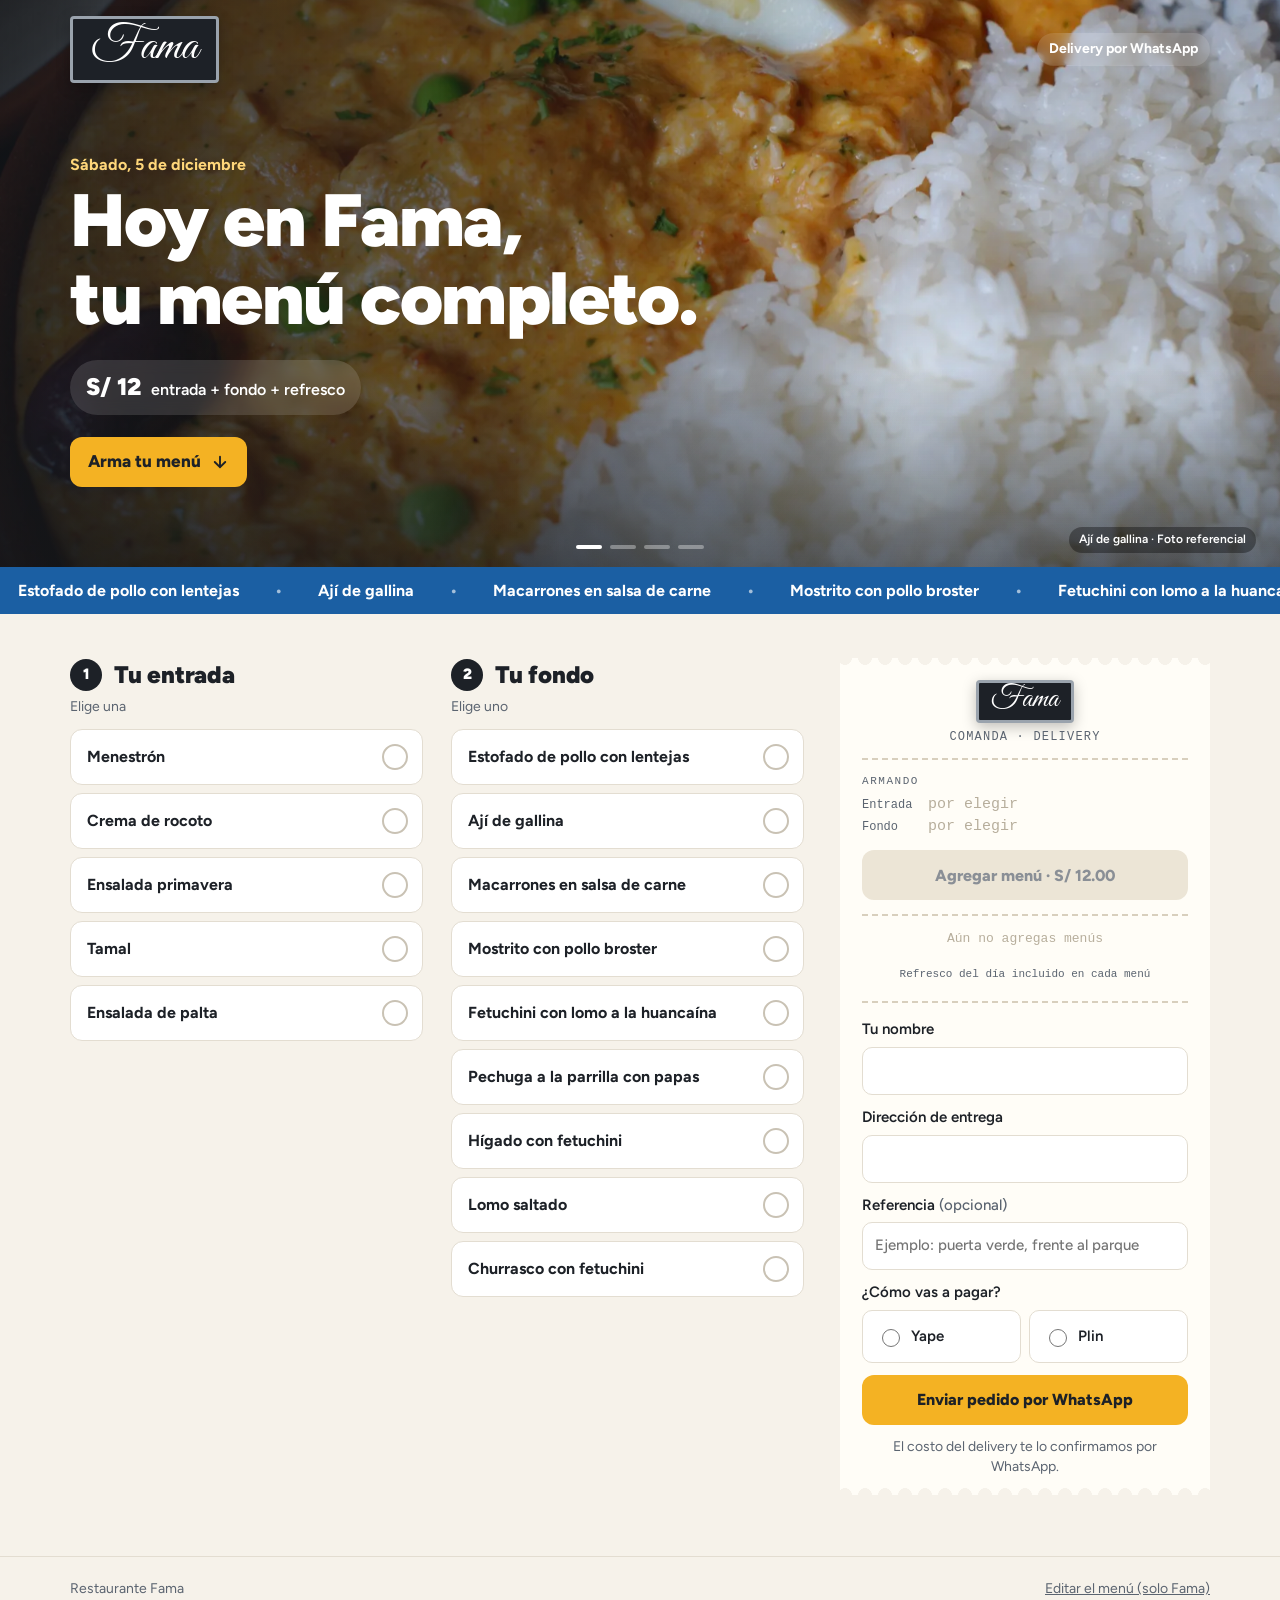
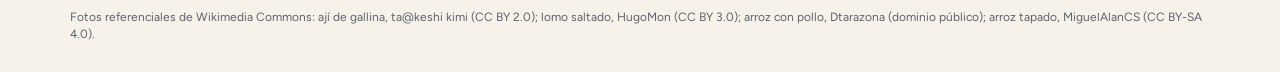
<file: index.html>
<!doctype html>
<html lang="es-PE">
<head>
  <meta charset="utf-8" />
  <meta name="viewport" content="width=device-width, initial-scale=1" />
  <title>Fama · Menú de hoy con delivery</title>
  <meta name="robots" content="noindex, nofollow" />
  <meta name="description" content="Pide el menú de hoy de Restaurante Fama: entrada, fondo y refresco por S/ 12. Arma tu pedido y envíalo por WhatsApp." />
  <link rel="preconnect" href="https://fonts.googleapis.com" />
  <link rel="preconnect" href="https://fonts.gstatic.com" crossorigin />
  <link href="https://fonts.googleapis.com/css2?family=Great+Vibes&family=Figtree:wght@400;500;600;700;800;900&display=swap" rel="stylesheet" />
  <link rel="preload" as="image" href="assets/banner/aji-de-gallina-2000.webp" imagesrcset="assets/banner/aji-de-gallina-1000.webp 1000w, assets/banner/aji-de-gallina-2000.webp 2000w" imagesizes="100vw" />
  <link rel="stylesheet" href="styles.css" />
</head>
<body class="page-web">
  <header class="hero" aria-labelledby="intro-title">
    <div class="hero-slides" id="hero-slides" aria-hidden="true">
      <figure class="slide is-on" data-name="Ají de gallina">
        <img src="assets/banner/aji-de-gallina-2000.webp" srcset="assets/banner/aji-de-gallina-1000.webp 1000w, assets/banner/aji-de-gallina-2000.webp 2000w" sizes="100vw" alt="" />
      </figure>
      <figure class="slide" data-name="Lomo saltado" data-src="assets/banner/lomo-saltado-2000.webp" data-srcset="assets/banner/lomo-saltado-1000.webp 1000w, assets/banner/lomo-saltado-2000.webp 2000w"></figure>
      <figure class="slide" data-name="Arroz con pollo" data-src="assets/banner/arroz-con-pollo-2000.webp" data-srcset="assets/banner/arroz-con-pollo-1000.webp 1000w, assets/banner/arroz-con-pollo-2000.webp 2000w"></figure>
      <figure class="slide" data-name="Arroz tapado" data-src="assets/banner/arroz-tapado-2000.webp" data-srcset="assets/banner/arroz-tapado-1000.webp 1000w, assets/banner/arroz-tapado-2000.webp 2000w"></figure>
    </div>

    <div class="wrap hero-top">
      <a class="brand" href="./" aria-label="Fama, inicio"><span class="brand-sign">Fama</span></a>
      <p class="hero-pill">Delivery por WhatsApp</p>
    </div>

    <div class="wrap">
      <div class="hero-copy">
        <p class="hero-date" id="today"></p>
        <h1 id="intro-title"><span><i>Hoy en Fama,</i></span><span><i>tu menú completo.</i></span></h1>
        <p class="hero-deal"><strong id="deal-price">S/ 12</strong> entrada + fondo + refresco</p>
        <a class="btn btn-accent hero-cta" href="#armar">Arma tu menú<svg width="18" height="18" viewBox="0 0 24 24" fill="none" stroke="currentColor" stroke-width="2.5" stroke-linecap="round" aria-hidden="true"><path d="M12 5v14M5 12l7 7 7-7" /></svg></a>
      </div>
    </div>

    <div class="hero-dots" id="hero-dots" aria-hidden="true"><i class="is-on"></i><i></i><i></i><i></i></div>
    <p class="hero-caption"><span id="hero-name">Ají de gallina</span> · Foto referencial</p>
  </header>

  <div class="ticker" aria-hidden="true"><div class="ticker-track" id="ticker"></div></div>

  <main class="wrap layout" id="armar">
    <div class="menu-col">
      <p class="menu-empty" id="menu-empty" hidden>Todavía no publicamos el menú de hoy. Vuelve en un rato.</p>
      <div class="lists">
        <section class="step" aria-labelledby="step-entrada">
          <h2 id="step-entrada"><span class="step-num">1</span> Tu entrada</h2>
          <p class="step-sub">Elige una</p>
          <div class="options" id="entradas" role="radiogroup" aria-labelledby="step-entrada"></div>
        </section>

        <section class="step" aria-labelledby="step-fondo">
          <h2 id="step-fondo"><span class="step-num">2</span> Tu fondo</h2>
          <p class="step-sub">Elige uno</p>
          <div class="options" id="fondos" role="radiogroup" aria-labelledby="step-fondo"></div>
        </section>
      </div>
    </div>

    <aside class="order ticket" aria-label="Tu pedido">
      <div class="ticket-head">
        <span class="brand-sign brand-sign-sm">Fama</span>
        <p>Comanda · Delivery</p>
      </div>

      <div class="builder">
        <p class="ticket-label">Armando</p>
        <p class="pick-line"><b>Entrada</b><span id="pick-entrada" class="is-empty">por elegir</span></p>
        <p class="pick-line"><b>Fondo</b><span id="pick-fondo" class="is-empty">por elegir</span></p>
        <div class="builder-actions">
          <button class="btn btn-accent" id="add-menu" type="button" disabled>Agregar menú · <span id="add-price">S/ 12.00</span></button>
          <button class="btn btn-ghost cart-open" id="cart-open" type="button" hidden>Ver pedido (<span id="bar-count">0</span>) · <span id="bar-total">S/ 0.00</span></button>
        </div>
      </div>

      <div class="cart" id="cart">
        <div class="cart-head">
          <h2>Tu pedido</h2>
          <button class="cart-close" id="cart-close" type="button" aria-label="Cerrar pedido">&times;</button>
        </div>
        <p class="cart-empty" id="cart-empty">Aún no agregas menús</p>
        <ul class="cart-lines" id="cart-lines"></ul>
        <p class="cart-total" id="cart-total-row" hidden>Total <strong id="cart-total">S/ 0.00</strong></p>
        <p class="ticket-foot">Refresco del día incluido en cada menú</p>

        <form class="checkout" id="checkout" novalidate>
          <label class="field">
            <span>Tu nombre</span>
            <input id="nombre" name="nombre" autocomplete="name" required />
          </label>
          <label class="field">
            <span>Dirección de entrega</span>
            <input id="direccion" name="direccion" autocomplete="street-address" required />
          </label>
          <label class="field">
            <span>Referencia <em>(opcional)</em></span>
            <input id="referencia" name="referencia" placeholder="Ejemplo: puerta verde, frente al parque" />
          </label>
          <fieldset class="field pay" id="pay">
            <legend>¿Cómo vas a pagar?</legend>
            <label class="pay-option"><input type="radio" name="pago" value="Yape" /> <span>Yape</span></label>
            <label class="pay-option"><input type="radio" name="pago" value="Plin" /> <span>Plin</span></label>
          </fieldset>
          <p class="form-error" id="form-error" role="alert" hidden></p>
          <button class="btn btn-accent btn-send" id="send" type="submit">Enviar pedido por WhatsApp</button>
          <p class="checkout-note">El costo del delivery te lo confirmamos por WhatsApp.</p>
        </form>
      </div>
    </aside>
  </main>

  <div class="overlay" id="overlay" hidden></div>
  <p class="toast" id="toast" role="status" aria-live="polite"></p>

  <footer class="site-footer">
    <div class="wrap footer-inner">
      <p>Restaurante Fama</p>
      <a href="panel.html" class="footer-admin">Editar el menú (solo Fama)</a>
    </div>
    <p class="wrap credits">Fotos referenciales de Wikimedia Commons: ají de gallina, ta@keshi kimi (CC BY 2.0); lomo saltado, HugoMon (CC BY 3.0); arroz con pollo, Dtarazona (dominio público); arroz tapado, MiguelAlanCS (CC BY-SA 4.0).</p>
  </footer>

  <script src="js/menu-store.js"></script>
  <script src="js/pedido.js"></script>
  <script src="js/web.js"></script>
</body>
</html>
</file>
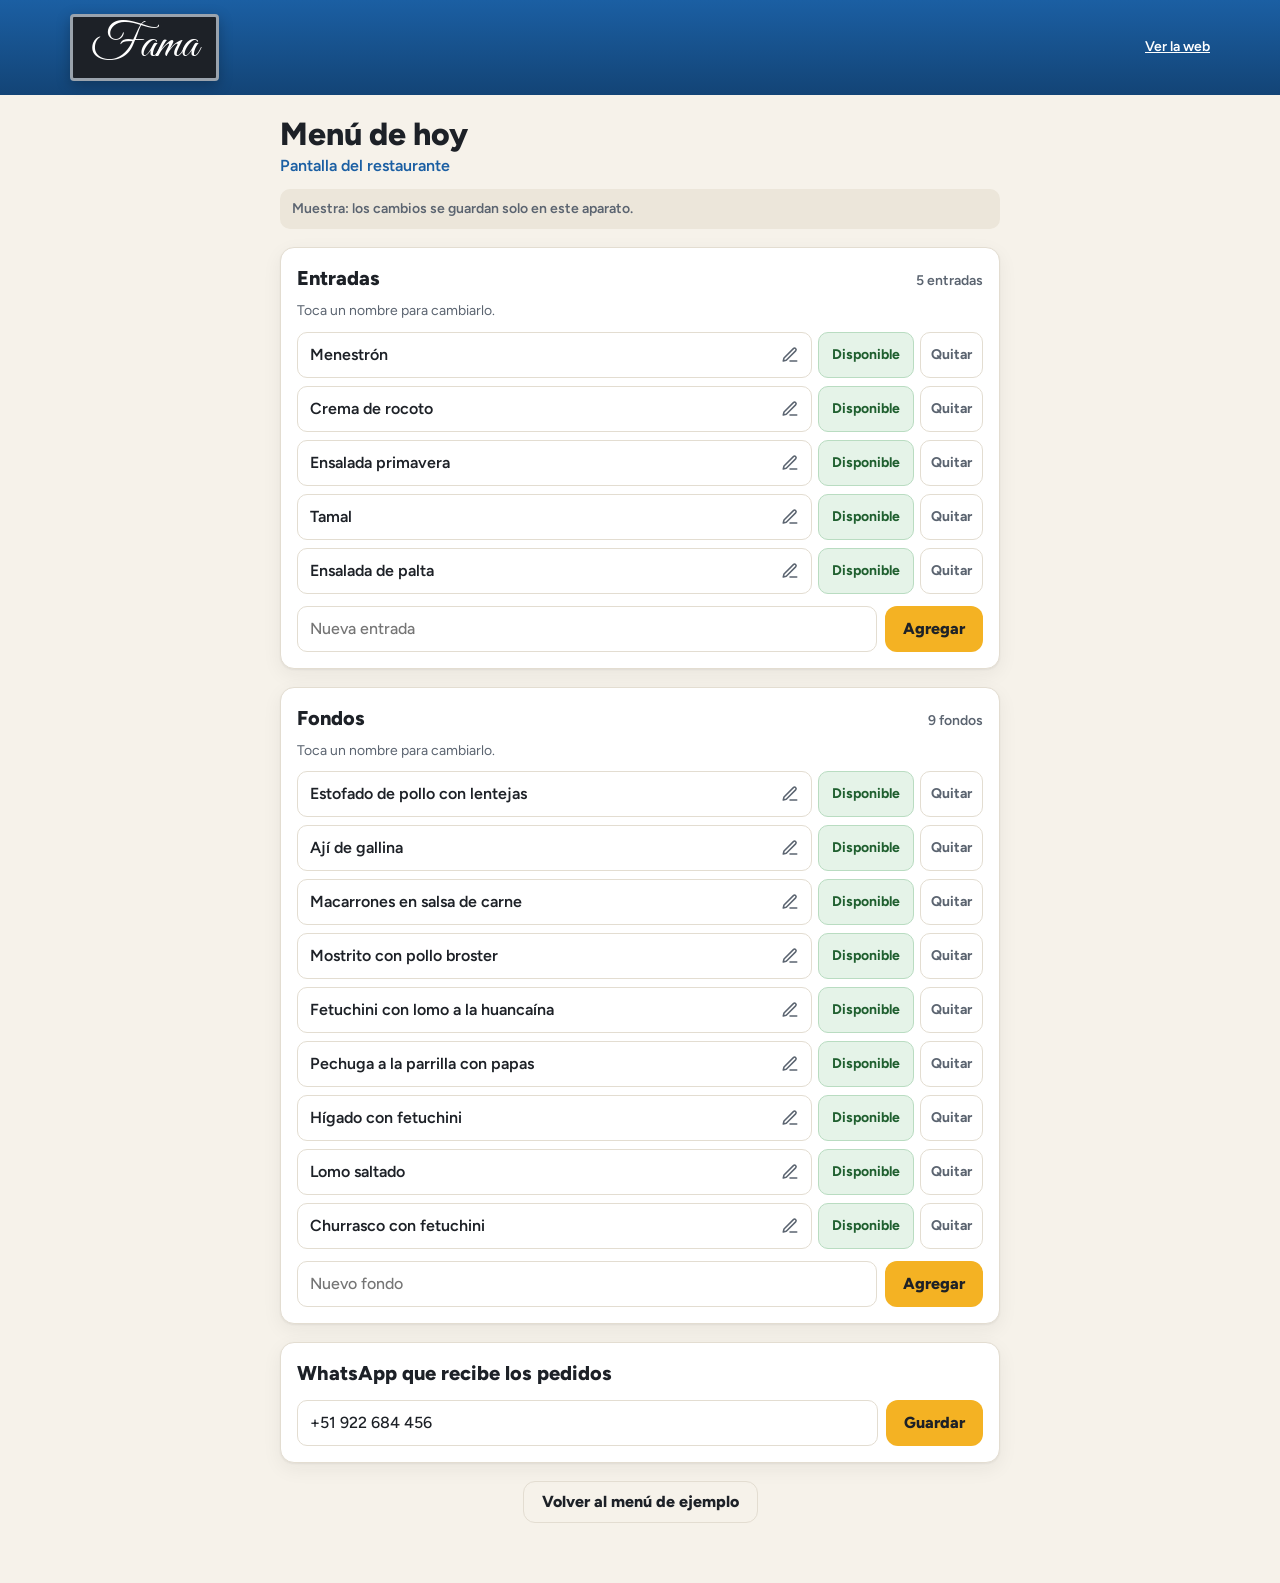
<file: panel.html>
<!doctype html>
<html lang="es-PE">
<head>
  <meta charset="utf-8" />
  <meta name="viewport" content="width=device-width, initial-scale=1" />
  <title>Fama · Pantalla del restaurante</title>
  <meta name="robots" content="noindex" />
  <link rel="preconnect" href="https://fonts.googleapis.com" />
  <link rel="preconnect" href="https://fonts.gstatic.com" crossorigin />
  <link href="https://fonts.googleapis.com/css2?family=Great+Vibes&family=Figtree:wght@400;500;600;700;800&display=swap" rel="stylesheet" />
  <link rel="stylesheet" href="styles.css" />
</head>
<body class="page-panel">
  <header class="site-header">
    <div class="wrap header-inner">
      <a class="brand" href="index.html" aria-label="Fama, ver la web">
        <span class="brand-sign">Fama</span>
      </a>
      <a class="header-link" href="index.html" target="_blank" rel="noopener">Ver la web</a>
    </div>
  </header>

  <main class="wrap panel">
    <section class="panel-intro">
      <h1>Menú de hoy</h1>
      <p class="panel-sub">Pantalla del restaurante</p>
      <p class="panel-note">Muestra: los cambios se guardan solo en este aparato.</p>
    </section>

    <section class="panel-block" data-tipo="entradas" aria-labelledby="t-entradas">
      <div class="panel-block-head">
        <h2 id="t-entradas">Entradas</h2>
        <p class="panel-count" data-count></p>
      </div>
      <p class="panel-hint">Toca un nombre para cambiarlo.</p>
      <ul class="dish-list" data-list></ul>
      <form class="add-row" data-add>
        <label class="sr-only" for="add-entradas">Nueva entrada</label>
        <input id="add-entradas" placeholder="Nueva entrada" autocomplete="off" />
        <button class="btn btn-accent" type="submit">Agregar</button>
      </form>
    </section>

    <section class="panel-block" data-tipo="fondos" aria-labelledby="t-fondos">
      <div class="panel-block-head">
        <h2 id="t-fondos">Fondos</h2>
        <p class="panel-count" data-count></p>
      </div>
      <p class="panel-hint">Toca un nombre para cambiarlo.</p>
      <ul class="dish-list" data-list></ul>
      <form class="add-row" data-add>
        <label class="sr-only" for="add-fondos">Nuevo fondo</label>
        <input id="add-fondos" placeholder="Nuevo fondo" autocomplete="off" />
        <button class="btn btn-accent" type="submit">Agregar</button>
      </form>
    </section>

    <section class="panel-block" aria-labelledby="t-whatsapp">
      <h2 id="t-whatsapp">WhatsApp que recibe los pedidos</h2>
      <form class="add-row" id="whatsapp-form" novalidate>
        <label class="sr-only" for="whatsapp">Número de WhatsApp</label>
        <input id="whatsapp" inputmode="tel" autocomplete="tel" />
        <button class="btn btn-accent" type="submit">Guardar</button>
      </form>
      <p class="panel-msg" id="whatsapp-msg" hidden></p>
    </section>

    <section class="panel-reset">
      <button class="btn btn-quiet" id="reset" type="button">Volver al menú de ejemplo</button>
    </section>
  </main>

  <p class="toast" id="toast" role="status" aria-live="polite"></p>

  <script src="js/menu-store.js"></script>
  <script src="js/panel.js"></script>
</body>
</html>
</file>
<file: styles.css>
/* Fama sample. Mobile first; desktop layout from 960px.
   Palette from the storefront: blue wall, dark sign with white script.
   One accent (amber) only on order actions.
   Customer web = "Banner y comanda" (design/fama-web-personalidad/03): photos only set the
   mood in the banner; dishes are chosen by name; the order prints on a kitchen ticket. */

:root {
  --blue: #1b5fa3;
  --blue-deep: #134476;
  --sign: #1d2127;
  --ink: #1d2127;
  --muted: #5b6470;
  --paper: #f6f2ea;
  --card: #ffffff;
  --line: #e3ddd1;
  --accent: #f4b223;
  --accent-ink: #1d2127;
  --danger: #b3261e;
  --radius: 14px;
  --shadow: 0 1px 2px rgb(29 33 39 / 0.06), 0 6px 20px rgb(29 33 39 / 0.06);
  --font: "Figtree", system-ui, -apple-system, "Segoe UI", sans-serif;
  --script: "Great Vibes", "Brush Script MT", cursive;
  /* Ticket ("comanda") */
  --mono: ui-monospace, "Cascadia Mono", Consolas, "Courier New", monospace;
  --ticket: #fffdf7;
  --ticket-rule: #d8cfbd;
  --ticket-faint: #b7ae9c;
  --ease: cubic-bezier(0.2, 0.8, 0.2, 1);
  --spring: cubic-bezier(0.3, 1.6, 0.5, 1);
}

* { box-sizing: border-box; }

html { -webkit-text-size-adjust: 100%; scroll-behavior: smooth; }

body {
  margin: 0;
  font-family: var(--font);
  font-size: 16px;
  line-height: 1.45;
  color: var(--ink);
  background: var(--paper);
}

h1, h2, p { margin: 0; }

button, input { font: inherit; color: inherit; }

[hidden] { display: none !important; }

.wrap {
  width: 100%;
  max-width: 1180px;
  margin: 0 auto;
  padding: 0 20px;
}

/* Header (Fama's screen) and brand ---------------------------------------- */

.site-header {
  background: var(--blue);
  background-image: linear-gradient(180deg, var(--blue) 0%, var(--blue-deep) 100%);
  color: #fff;
}

.header-inner {
  display: flex;
  align-items: center;
  justify-content: space-between;
  gap: 12px;
  padding-top: 14px;
  padding-bottom: 14px;
}

.brand { text-decoration: none; }

.brand-sign {
  display: inline-block;
  padding: 2px 18px 6px;
  font-family: var(--script);
  font-size: 40px;
  line-height: 1.1;
  color: #fff;
  background: var(--sign);
  border: 3px solid #9aa3ad;
  border-radius: 4px;
  box-shadow: 0 4px 14px rgb(0 0 0 / 0.25);
}

.brand-sign-sm { font-size: 30px; padding: 0 12px 4px; }

.header-link {
  color: #fff;
  font-size: 14px;
  font-weight: 600;
}

/* Banner ------------------------------------------------------------------- */

.hero {
  position: relative;
  min-height: 500px;
  overflow: hidden;
  color: #fff;
  background: var(--sign);
}

.hero-slides, .slide { position: absolute; inset: 0; margin: 0; }

.slide { opacity: 0; transition: opacity 1.4s ease; }
.slide.is-on { opacity: 1; }

.slide img {
  width: 100%;
  height: 100%;
  object-fit: cover;
  transform: scale(1.02);
}

.slide.is-on img { animation: kenburns 8s ease-out forwards; }

@keyframes kenburns {
  from { transform: scale(1.02); }
  to { transform: scale(1.1) translate(-1.2%, -0.8%); }
}

.hero::after {
  content: "";
  position: absolute;
  inset: 0;
  background: linear-gradient(0deg, rgb(19 22 26 / 0.92) 0%, rgb(19 22 26 / 0.5) 55%, rgb(19 22 26 / 0.2) 100%);
}

.hero-top {
  position: relative;
  z-index: 2;
  display: flex;
  align-items: center;
  justify-content: space-between;
  gap: 12px;
  padding-top: 16px;
}

.hero-pill {
  white-space: nowrap;
  padding: 6px 12px;
  font-size: 14px;
  font-weight: 700;
  background: rgb(255 255 255 / 0.14);
  border-radius: 999px;
  backdrop-filter: blur(6px);
}

.hero-copy {
  position: relative;
  z-index: 2;
  max-width: 720px;
  padding: 130px 0 56px;
}

.hero-date { font-weight: 700; color: #ffd77a; }

.hero-copy h1 {
  margin-top: 8px;
  font-size: clamp(40px, 6.2vw, 74px);
  font-weight: 900;
  line-height: 1;
  letter-spacing: -0.02em;
}

.hero-copy h1 span { display: block; overflow: hidden; padding-bottom: 4px; }

.hero-copy h1 i {
  display: block;
  font-style: normal;
  transform: translateY(105%);
  animation: rise-in 0.8s var(--ease) forwards;
}

.hero-copy h1 span:nth-child(2) i { animation-delay: 0.12s; }

@keyframes rise-in { to { transform: none; } }

.hero-deal {
  display: inline-flex;
  align-items: baseline;
  gap: 10px;
  margin-top: 20px;
  padding: 10px 16px;
  font-weight: 600;
  background: rgb(255 255 255 / 0.13);
  border-radius: 999px;
  backdrop-filter: blur(8px);
  opacity: 0;
  animation: fade-in 0.6s 0.45s forwards;
}

.hero-deal strong { white-space: nowrap; font-size: 24px; font-weight: 900; }

.btn.hero-cta {
  display: flex;
  width: max-content;
  margin-top: 22px;
  font-size: 17px;
  text-decoration: none;
  opacity: 0;
  animation: fade-in 0.6s 0.6s forwards;
}

.hero-cta svg { margin-left: 10px; transition: transform 0.25s var(--ease); }
.hero-cta:hover svg { transform: translateY(3px); }

@keyframes fade-in { to { opacity: 1; } }

.hero-dots {
  position: absolute;
  z-index: 2;
  left: 50%;
  bottom: 18px;
  display: flex;
  gap: 8px;
  transform: translateX(-50%);
}

.hero-dots i {
  width: 26px;
  height: 4px;
  overflow: hidden;
  background: rgb(255 255 255 / 0.35);
  border-radius: 2px;
}

.hero-dots i.is-on::after {
  content: "";
  display: block;
  height: 100%;
  background: #fff;
  animation: progress 5.5s linear forwards;
}

@keyframes progress { from { width: 0; } to { width: 100%; } }

.hero-caption {
  position: absolute;
  z-index: 2;
  right: 20px;
  top: 76px;
  padding: 4px 10px;
  font-size: 12px;
  font-weight: 600;
  background: rgb(0 0 0 / 0.35);
  border-radius: 999px;
}

/* Ticker: today's dishes running on the storefront blue -------------------- */

.ticker { overflow: hidden; white-space: nowrap; color: #fff; background: var(--blue); }

.ticker-track {
  display: inline-block;
  padding: 12px 0;
  font-weight: 700;
  animation: marquee 34s linear infinite;
}

.ticker-track span { margin: 0 18px; }
.ticker-track span::after { content: "•"; margin-left: 36px; opacity: 0.6; }

@keyframes marquee { to { transform: translateX(-50%); } }

/* Layout and lists --------------------------------------------------------- */

.layout { padding-top: 36px; padding-bottom: 210px; }

.menu-col { min-width: 0; }

.menu-empty {
  padding: 16px;
  margin-bottom: 18px;
  color: var(--muted);
  background: var(--card);
  border: 1px dashed var(--line);
  border-radius: var(--radius);
}

.lists { display: grid; gap: 30px; }

.step h2 {
  display: flex;
  align-items: center;
  gap: 12px;
  font-size: 24px;
  font-weight: 900;
  letter-spacing: -0.01em;
}

.step-num {
  display: inline-grid;
  place-items: center;
  width: 32px;
  height: 32px;
  font-size: 15px;
  color: #fff;
  background: var(--sign);
  border-radius: 50%;
}

.step-sub { margin: 4px 0 12px; font-size: 14px; color: var(--muted); }

.options { display: grid; gap: 8px; }

.option {
  position: relative;
  display: flex;
  align-items: center;
  justify-content: space-between;
  gap: 12px;
  min-height: 56px;
  padding: 12px 14px 12px 16px;
  font-weight: 700;
  background: var(--card);
  border: 1.5px solid var(--line);
  border-radius: 12px;
  cursor: pointer;
  transition: transform 0.25s var(--ease), background 0.2s ease, border-color 0.2s ease, box-shadow 0.2s ease;
}

.option input { position: absolute; opacity: 0; pointer-events: none; }

.option:hover { border-color: #c9c2b4; transform: translateX(3px); }

.option:focus-within { outline: 3px solid rgb(27 95 163 / 0.45); outline-offset: 2px; }

.option-check {
  flex: none;
  display: grid;
  place-items: center;
  width: 26px;
  height: 26px;
  color: var(--accent-ink);
  border: 2px solid #c9c2b4;
  border-radius: 50%;
  transition: background 0.2s ease, border-color 0.2s ease, transform 0.3s var(--spring);
}

.option-check svg { width: 14px; opacity: 0; transition: opacity 0.2s ease; }

.option.is-selected {
  color: #fff;
  background: var(--sign);
  border-color: var(--sign);
  box-shadow: 0 10px 22px rgb(29 33 39 / 0.18);
}

.option.is-selected .option-check { background: var(--accent); border-color: var(--accent); transform: scale(1.12); }
.option.is-selected .option-check svg { opacity: 1; }

.option.is-out { color: #9aa0a6; background: #f1ede5; cursor: not-allowed; }
.option.is-out:hover { transform: none; border-color: var(--line); }
.option.is-out .option-name { text-decoration: line-through; }

.option-tag {
  flex: none;
  font-size: 11px;
  font-weight: 800;
  letter-spacing: 0.08em;
  text-transform: uppercase;
  color: var(--danger);
}

/* Buttons ------------------------------------------------------------------ */

.btn {
  display: inline-flex;
  align-items: center;
  justify-content: center;
  gap: 0;
  white-space: pre;
  min-height: 50px;
  padding: 0 18px;
  font-weight: 800;
  border: 0;
  border-radius: 12px;
  cursor: pointer;
  transition: transform 0.1s ease, filter 0.15s ease;
}

.btn:active { transform: translateY(1px); }

.btn-accent { color: var(--accent-ink); background: var(--accent); }
.btn-accent:hover { filter: brightness(0.96); }
.btn-accent:disabled { color: #8a8f96; background: #ece5d6; cursor: not-allowed; filter: none; }
.btn-accent.is-ready { animation: nudge 0.5s var(--spring); }

@keyframes nudge { 40% { transform: scale(1.04); } }

.btn-ghost { color: var(--ink); background: var(--card); border: 1.5px solid var(--sign); }

.btn-quiet {
  min-height: 42px;
  color: var(--ink);
  background: transparent;
  border: 1.5px solid var(--line);
}

/* Ticket: builder (fixed bar on phone) + cart (drawer on phone) ------------ */

.ticket-head { display: none; }

.builder {
  position: fixed;
  z-index: 20;
  left: 0;
  right: 0;
  bottom: 0;
  padding: 12px 16px calc(12px + env(safe-area-inset-bottom));
  font-family: var(--mono);
  background: var(--ticket);
  border-radius: 16px 16px 0 0;
  box-shadow: 0 -10px 30px rgb(29 33 39 / 0.15);
}

.ticket-label {
  font-size: 11px;
  letter-spacing: 0.14em;
  text-transform: uppercase;
  color: var(--muted);
}

.builder .ticket-label { display: none; }

.pick-line {
  display: flex;
  align-items: baseline;
  gap: 8px;
  min-height: 22px;
  font-size: 14px;
}

.pick-line b { flex: none; width: 58px; font-size: 12px; font-weight: 400; color: var(--muted); }

.pick-line span {
  overflow: hidden;
  font-weight: 700;
  white-space: nowrap;
  text-overflow: ellipsis;
}

.pick-line span.is-empty { font-weight: 400; color: var(--ticket-faint); }
.pick-line span.is-new { animation: flash 0.6s ease; }

@keyframes flash { from { background: #ffe7a8; } to { background: transparent; } }

.builder-actions { display: flex; flex-wrap: wrap; gap: 8px; margin-top: 8px; }
.builder-actions .btn { flex: 1 1 auto; font-family: var(--font); }

.cart {
  position: fixed;
  z-index: 40;
  inset: 0 0 0 auto;
  width: min(440px, 100%);
  padding: 18px 18px 28px;
  overflow-y: auto;
  background: var(--ticket);
  transform: translateX(100%);
  visibility: hidden;
  transition: transform 0.25s ease, visibility 0.25s;
}

.cart.open { transform: translateX(0); visibility: visible; }

.overlay { position: fixed; z-index: 30; inset: 0; background: rgb(29 33 39 / 0.45); }

body.cart-is-open { overflow: hidden; }

.cart-head {
  display: flex;
  align-items: center;
  justify-content: space-between;
  margin-bottom: 10px;
}

.cart-head h2 { font-size: 22px; font-weight: 900; }

.cart-close {
  width: 42px;
  height: 42px;
  font-size: 28px;
  line-height: 1;
  background: var(--card);
  border: 1px solid var(--line);
  border-radius: 50%;
  cursor: pointer;
}

.cart-empty {
  padding: 10px 0;
  font-family: var(--mono);
  font-size: 13px;
  text-align: center;
  color: var(--ticket-faint);
}

.cart-lines { margin: 0; padding: 0; list-style: none; font-family: var(--mono); }

.cart-line {
  display: flex;
  align-items: center;
  justify-content: space-between;
  gap: 10px;
  padding: 8px 0;
  border-bottom: 1px dotted var(--ticket-rule);
}

.cart-line.is-printed { animation: print 0.45s var(--ease); }

@keyframes print {
  from { opacity: 0; transform: translateY(-8px); clip-path: inset(0 0 100% 0); }
  to { opacity: 1; transform: none; clip-path: inset(0); }
}

.cart-line-name { font-size: 13px; font-weight: 700; }
.cart-line-sub { font-size: 12px; color: var(--muted); }
.cart-line.is-out .cart-line-name { color: var(--danger); text-decoration: line-through; }
.cart-line.is-out .cart-line-sub { color: var(--danger); font-family: var(--font); font-weight: 600; }

.qty { flex: none; display: flex; align-items: center; gap: 6px; font-family: var(--font); }

.qty button {
  width: 34px;
  height: 34px;
  font-size: 20px;
  line-height: 1;
  background: var(--card);
  border: 1px solid var(--line);
  border-radius: 50%;
  cursor: pointer;
}

.qty button:disabled { opacity: 0.4; cursor: not-allowed; }
.qty span { min-width: 18px; text-align: center; font-weight: 700; }

.cart-total {
  display: flex;
  align-items: baseline;
  justify-content: space-between;
  margin-top: 12px;
  padding-top: 10px;
  font-family: var(--mono);
  font-weight: 700;
  border-top: 2px solid var(--ink);
}

.cart-total strong { display: inline-block; font-size: 22px; }
.cart-total strong.is-bump, .cart-open span.is-bump { display: inline-block; animation: bump 0.45s var(--spring); }

@keyframes bump { 40% { transform: scale(1.2); } }

.ticket-foot {
  margin: 8px 0 18px;
  font-family: var(--mono);
  font-size: 11px;
  text-align: center;
  color: var(--muted);
}

/* Checkout form ------------------------------------------------------------ */

.checkout {
  display: grid;
  gap: 12px;
  padding-top: 16px;
  border-top: 2px dashed var(--ticket-rule);
}

.field { display: grid; gap: 6px; font-size: 15px; font-weight: 600; }
.field em { font-style: normal; font-weight: 500; color: var(--muted); }

.field input {
  min-height: 48px;
  padding: 10px 12px;
  font-weight: 500;
  background: var(--card);
  border: 1.5px solid var(--line);
  border-radius: 10px;
}

.field input:focus { outline: none; border-color: var(--blue); box-shadow: 0 0 0 3px rgb(27 95 163 / 0.2); }
.field input.has-error, .pay.has-error .pay-option { border-color: var(--danger); }

.pay { display: flex; flex-wrap: wrap; gap: 8px; margin: 0; padding: 0; border: 0; }
.pay legend { margin-bottom: 6px; padding: 0; }

.pay-option {
  flex: 1 1 120px;
  display: flex;
  align-items: center;
  gap: 8px;
  min-height: 48px;
  padding: 0 14px;
  font-weight: 600;
  background: var(--card);
  border: 1.5px solid var(--line);
  border-radius: 10px;
  cursor: pointer;
}

.pay-option:has(input:checked) { border-color: var(--sign); box-shadow: inset 0 0 0 1px var(--sign); }
.pay-option input { width: 18px; height: 18px; accent-color: var(--sign); }

.form-error {
  padding: 10px 12px;
  font-weight: 600;
  color: var(--danger);
  background: #fbe9e7;
  border-radius: 10px;
}

.btn-send { width: 100%; }

.checkout-note { font-size: 14px; text-align: center; color: var(--muted); }

/* Toast and footer --------------------------------------------------------- */

.toast {
  position: fixed;
  z-index: 50;
  left: 50%;
  top: 12px;
  width: max-content;
  max-width: calc(100% - 36px);
  padding: 10px 16px;
  font-weight: 600;
  text-align: center;
  color: #fff;
  background: var(--sign);
  border-radius: 12px;
  box-shadow: 0 6px 20px rgb(29 33 39 / 0.25);
  opacity: 0;
  pointer-events: none;
  transform: translate(-50%, -8px);
  transition: opacity 0.2s ease, transform 0.2s ease;
}

.toast.show { opacity: 1; transform: translate(-50%, 0); }

.site-footer {
  padding: 22px 0 150px;
  font-size: 14px;
  color: var(--muted);
  border-top: 1px solid var(--line);
}

.footer-inner { display: flex; flex-wrap: wrap; justify-content: space-between; gap: 8px; }
.footer-admin { color: var(--muted); }
.credits { margin-top: 10px; font-size: 12px; }

/* Desktop ------------------------------------------------------------------ */

@media (min-width: 960px) {
  .brand-sign { font-size: 48px; }
  .brand-sign-sm { font-size: 30px; }

  .hero { min-height: 560px; }

  .hero::after {
    background:
      linear-gradient(90deg, rgb(19 22 26 / 0.84) 0%, rgb(19 22 26 / 0.5) 42%, rgb(19 22 26 / 0.05) 72%),
      linear-gradient(0deg, rgb(19 22 26 / 0.55), transparent 35%);
  }

  .hero-copy { padding: 70px 0 80px; }
  .hero-caption { top: auto; bottom: 14px; right: 24px; }

  .layout {
    display: grid;
    grid-template-columns: minmax(0, 1fr) 370px;
    gap: 36px;
    align-items: start;
    padding-top: 44px;
    padding-bottom: 60px;
  }

  .lists { grid-template-columns: 1fr 1fr; gap: 28px; }

  /* The whole aside becomes one paper ticket with torn top and bottom edges. */
  .ticket {
    position: sticky;
    top: 20px;
    padding: 22px 22px 18px;
    background: var(--ticket);
    border-radius: 6px;
    box-shadow: 0 18px 40px rgb(29 33 39 / 0.12);
    -webkit-mask:
      radial-gradient(circle 7px at 10px 0, transparent 98%, #000) top / 20px 51% repeat-x,
      radial-gradient(circle 7px at 10px 100%, transparent 98%, #000) bottom / 20px 51% repeat-x;
    mask:
      radial-gradient(circle 7px at 10px 0, transparent 98%, #000) top / 20px 51% repeat-x,
      radial-gradient(circle 7px at 10px 100%, transparent 98%, #000) bottom / 20px 51% repeat-x;
  }

  .ticket-head {
    display: block;
    padding-bottom: 12px;
    text-align: center;
    border-bottom: 2px dashed var(--ticket-rule);
  }

  .ticket-head p {
    margin-top: 6px;
    font-family: var(--mono);
    font-size: 12px;
    letter-spacing: 0.1em;
    text-transform: uppercase;
    color: var(--muted);
  }

  .builder,
  .cart {
    position: static;
    inset: auto;
    width: auto;
    padding: 0;
    background: transparent;
    border-radius: 0;
    box-shadow: none;
    transform: none;
    visibility: visible;
  }

  .builder { padding: 14px 0; border-bottom: 2px dashed var(--ticket-rule); }
  .builder .ticket-label { display: block; margin-bottom: 4px; }
  .pick-line { font-size: 15px; }
  .builder-actions { margin-top: 12px; }
  .builder-actions .btn { width: 100%; }

  .cart { overflow: visible; padding-top: 4px; }
  .cart-head { display: none; }
  .cart-open, .cart-close { display: none !important; }
  .overlay { display: none !important; }
  .toast { top: auto; bottom: 28px; }
  .site-footer { padding-bottom: 28px; }
}

@media (prefers-reduced-motion: reduce) {
  html { scroll-behavior: auto; }
  *, *::before, *::after { animation: none !important; transition: none !important; }
  .hero-copy h1 i { transform: none; }
  .hero-deal, .hero-cta { opacity: 1; }
}

/* Panel (Fama's screen) ---------------------------------------------------- */

.sr-only {
  position: absolute;
  width: 1px;
  height: 1px;
  overflow: hidden;
  clip: rect(0 0 0 0);
  white-space: nowrap;
}

.panel {
  max-width: 760px;
  padding-top: 22px;
  padding-bottom: 60px;
}

.panel-intro { margin-bottom: 18px; }
.panel-intro h1 { font-size: 32px; font-weight: 800; line-height: 1.1; }
.panel-sub { margin-top: 2px; font-weight: 600; color: var(--blue); }

.panel-note {
  margin-top: 12px;
  padding: 10px 12px;
  font-size: 14px;
  font-weight: 600;
  color: var(--muted);
  background: #ece6da;
  border-radius: 10px;
}

.panel-block {
  margin-bottom: 18px;
  padding: 16px;
  background: var(--card);
  border: 1px solid var(--line);
  border-radius: var(--radius);
  box-shadow: var(--shadow);
}

.panel-block h2 { font-size: 20px; font-weight: 800; margin-bottom: 12px; }

.panel-block-head {
  display: flex;
  align-items: baseline;
  justify-content: space-between;
  gap: 12px;
}

.panel-count { font-size: 14px; font-weight: 600; color: var(--muted); }

.dish-list {
  display: grid;
  gap: 8px;
  margin: 0 0 12px;
  padding: 0;
  list-style: none;
}

.dish-row {
  display: grid;
  grid-template-columns: minmax(0, 1fr) auto auto;
  align-items: center;
  gap: 6px;
}

.dish-name-input,
.add-row input {
  width: 100%;
  min-width: 0;
  min-height: 46px;
  padding: 8px 12px;
  font-weight: 600;
  background: var(--paper);
  border: 1.5px solid var(--line);
  border-radius: 10px;
}

.add-row input { font-weight: 500; background: var(--card); }

/* The dish name is an input: show it as editable (pencil at the right). */
.dish-name-input {
  padding-right: 38px;
  background: var(--card) url("data:image/svg+xml,%3Csvg xmlns='http://www.w3.org/2000/svg' width='18' height='18' viewBox='0 0 24 24' fill='none' stroke='%235b6470' stroke-width='2' stroke-linecap='round' stroke-linejoin='round'%3E%3Cpath d='M12 20h9'/%3E%3Cpath d='M16.5 3.5a2.1 2.1 0 0 1 3 3L7 19l-4 1 1-4Z'/%3E%3C/svg%3E") no-repeat right 12px center;
  cursor: text;
}

.dish-name-input:hover { border-color: #c9c2b4; }

.panel-hint { margin: -4px 0 10px; font-size: 14px; color: var(--muted); }

.dish-name-input:focus,
.add-row input:focus { outline: none; border-color: var(--blue); box-shadow: 0 0 0 3px rgb(27 95 163 / 0.2); }

.dish-row.is-out .dish-name-input { color: #8a8f96; text-decoration: line-through; }

.dish-toggle,
.dish-remove {
  min-height: 46px;
  padding: 0 10px;
  font-size: 14px;
  font-weight: 700;
  border-radius: 10px;
  cursor: pointer;
}

.dish-toggle {
  min-width: 96px;
  color: #1f5f2f;
  background: #e5f3e8;
  border: 1.5px solid #b9dcc1;
}

.dish-toggle.is-out {
  color: var(--danger);
  background: #fbe9e7;
  border-color: #f0c1bb;
}

.dish-remove {
  color: var(--muted);
  background: transparent;
  border: 1.5px solid var(--line);
}

.add-row {
  display: grid;
  grid-template-columns: minmax(0, 1fr) auto;
  gap: 8px;
}

.add-row .btn { min-height: 46px; }

.add-row input.has-error { border-color: var(--danger); }

.panel-msg { margin-top: 8px; font-size: 14px; font-weight: 600; color: #1f5f2f; }
.panel-msg.is-error { color: var(--danger); }

.panel-reset { text-align: center; }

.page-panel .toast { top: auto; bottom: 28px; }

@media (max-width: 420px) {
  .dish-row { grid-template-columns: minmax(0, 1fr) auto; }
  .dish-name-input { grid-column: 1 / -1; }
  .dish-toggle { justify-self: start; }
}
</file>
